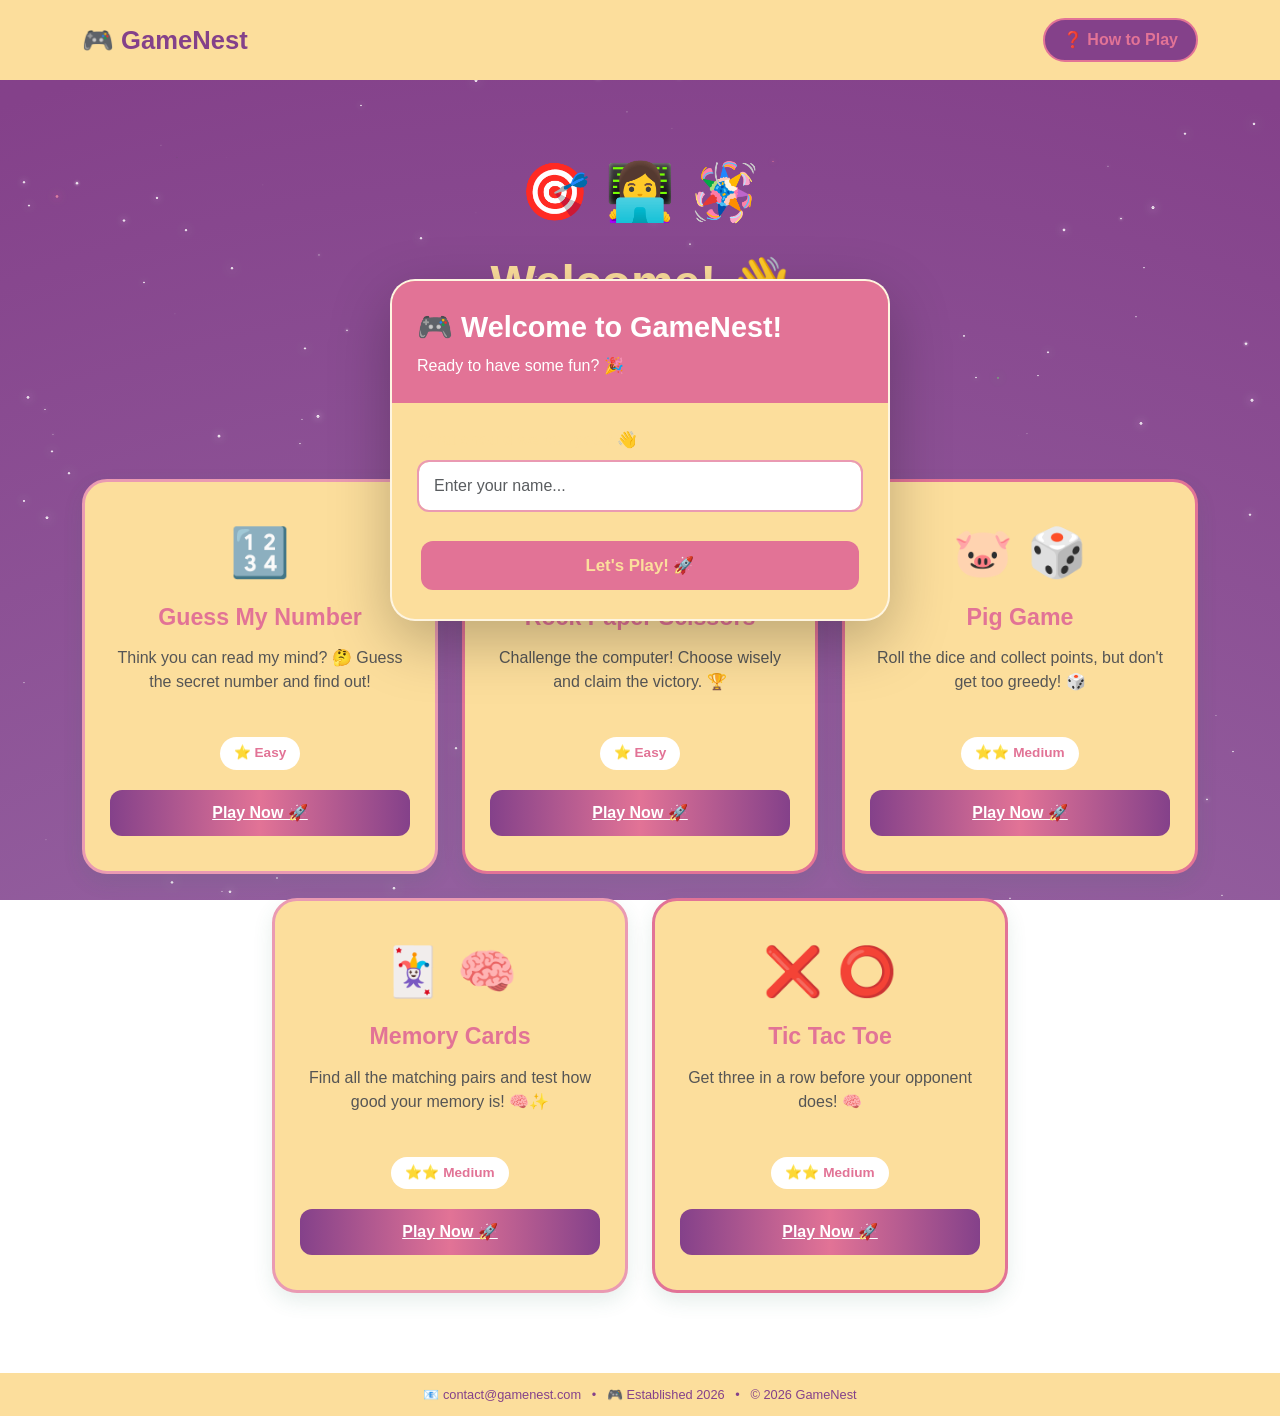
<file: index.html>
<!doctype html>
<html lang="en">
  <head>
    <meta charset="UTF-8" />

    <meta name="viewport" content="width=device-width, initial-scale=1.0" />

    <title>GameNest 🎮</title>

    <!-- Bootstrap -->
    <link
      href="https://cdn.jsdelivr.net/npm/bootstrap@5.3.3/dist/css/bootstrap.min.css"
      rel="stylesheet"
    />

    <!-- Your CSS -->
    <link rel="stylesheet" href="style.css" />
  </head>

  <body>
    <canvas id="backgroundCanvas"></canvas>
    <!-- ================= NAVBAR ================= -->

    <nav class="navbar">
      <div class="container">
        <a href="#" class="logo"> 🎮 GameNest </a>

        <button
          class="help-btn"
          data-bs-toggle="modal"
          data-bs-target="#helpModal"
        >
          ❓ How to Play
        </button>
      </div>
    </nav>
    <!-- ================= MAIN ================= -->

    <main>
      <section class="hero">
        <div class="container">
          <div class="hero-content">
            <div class="game-emoji">
              <span>🎯</span>
              <span>👩‍💻</span>
              <span>🪅</span>
            </div>

            <h1 id="welcomeMessage">Welcome! 👋</h1>

            <p class="hero-text">Pick a game and let the fun begin! 🎉</p>

            <p class="choose-text">Choose your challenge 🎯</p>
          </div>

          <!-- ================= GAME CARDS ================= -->

          <div class="row g-4 justify-content-center">
            <!-- Guess Number -->

            <div class="col-md-4">
              <div class="game-card number-card">
                <div class="game-icon">🔢</div>

                <h2>Guess My Number</h2>

                <p>
                  Think you can read my mind? 🤔 Guess the secret number and
                  find out!
                </p>

                <span class="difficulty"> ⭐ Easy </span>

                <a href="guess.html" class="play-btn"> Play Now 🚀 </a>
              </div>
            </div>

            <!-- Rock Paper Scissors -->

            <div class="col-md-4">
              <div class="game-card rps-card">
                <div class="game-icon">🪨 📄 ✂️</div>

                <h2>Rock Paper Scissors</h2>

                <p>
                  Challenge the computer! Choose wisely and claim the victory.
                  🏆
                </p>

                <span class="difficulty"> ⭐ Easy </span>

                <a href="rock paper scissors.html" class="play-btn">
                  Play Now 🚀
                </a>
              </div>
            </div>
            <!-- Pig Game -->
            <div class="col-md-4">
              <div class="game-card pig-card">
                <div class="game-icon">🐷 🎲</div>

                <h2>Pig Game</h2>

                <p>
                  Roll the dice and collect points, but don't get too greedy! 🎲
                </p>

                <span class="difficulty"> ⭐⭐ Medium </span>

                <a href="pig.html" class="play-btn"> Play Now 🚀 </a>
              </div>
            </div>

            <!-- Memory Cards -->
            <div class="col-md-4">
              <div class="game-card memory-card">
                <div class="game-icon">🃏 🧠</div>

                <h2>Memory Cards</h2>

                <p>
                  Find all the matching pairs and test how good your memory is!
                  🧠✨
                </p>

                <span class="difficulty"> ⭐⭐ Medium </span>

                <a href="cards.html" class="play-btn"> Play Now 🚀 </a>
              </div>
            </div>
            <!-- Tic Tac Toe -->

            <div class="col-md-4">
              <div class="game-card ttt-card">
                <div class="game-icon">❌ ⭕</div>

                <h2>Tic Tac Toe</h2>

                <p>Get three in a row before your opponent does! 🧠</p>

                <span class="difficulty"> ⭐⭐ Medium </span>

                <a href="tictactoe.html" class="play-btn"> Play Now 🚀 </a>
              </div>
            </div>
          </div>
        </div>
      </section>
    </main>

    <!-- ================= FOOTER ================= -->

    <footer>
      <div class="container">
        <p>
          📧 contact@gamenest.com &nbsp; • &nbsp; 🎮 Established 2026 &nbsp; •
          &nbsp; © 2026 GameNest
        </p>
      </div>
    </footer>

    <!-- ================= HELP MODAL ================= -->

    <div
      class="modal fade"
      id="helpModal"
      tabindex="-1"
      aria-labelledby="helpModalLabel"
      aria-hidden="true"
    >
      <div class="modal-dialog modal-dialog-centered">
        <div class="modal-content help-modal">
          <div class="modal-header border-0">
            <h2 class="modal-title fw-bold" id="helpModalLabel">
              ❓ How to Play
            </h2>

            <button
              type="button"
              class="btn-close"
              data-bs-dismiss="modal"
            ></button>
          </div>

          <div class="modal-body">
            <div class="help-item">
              🔢
              <div>
                <strong>Guess My Number</strong>
                <p>Guess the secret number using the clues provided.</p>
              </div>
            </div>

            <div class="help-item">
              🪨📄✂️
              <div>
                <strong>Rock Paper Scissors</strong>
                <p>
                  Pick rock, paper, or scissors and compete against the
                  computer.
                </p>
              </div>
            </div>
            <div class="help-item">
              🐷🎲
              <div>
                <strong>Pig Game</strong>
                <p>
                  Roll the dice to earn points. You can keep rolling or save
                  your points, but rolling a 1 makes you lose your turn's
                  points!
                </p>
              </div>
            </div>
            <div class="help-item">
              🃏🧠
              <div>
                <strong>Memory Cards</strong>
                <p>
                  Flip two cards at a time and try to find matching pairs. Match
                  all the cards to win!
                </p>
              </div>
            </div>
            <div class="help-item">
              ❌⭕
              <div>
                <strong>Tic Tac Toe</strong>
                <p>Take turns placing your mark. Get three in a row to win!</p>
              </div>
            </div>
          </div>
        </div>
      </div>
    </div>
    <!-- ================= NAME MODAL ================= -->

    <div
      class="modal fade"
      id="nameModal"
      tabindex="-1"
      aria-labelledby="nameModalLabel"
      aria-hidden="true"
      data-bs-backdrop="false"
      data-bs-keyboard="false"
    >
      <div class="modal-dialog modal-dialog-centered modal-fullscreen">
        <div class="modal-content video-modal">
          <!-- Background video -->
          <video class="modal-background-video" autoplay muted loop playsinline>
            <source src="assets/101733-video-720.mp4" type="video/mp4" />
            Your browser does not support video.
          </video>

          <!-- Dark/soft overlay over video -->
          <!-- <div class="video-overlay"></div> -->

          <!-- Actual name box -->
          <div class="name-modal-container">
            <div class="name-modal">
              <div class="modal-header border-0">
                <div>
                  <h2 class="modal-title fw-bold" id="nameModalLabel">
                    🎮 Welcome to GameNest!
                  </h2>

                  <p class="mb-0 modal-subtitle">Ready to have some fun? 🎉</p>
                </div>
              </div>

              <div class="modal-body">
                <label for="playerName" class="form-label fw-semibold">
                  What should we call you? 👋
                </label>

                <input
                  type="text"
                  class="form-control name-input"
                  id="playerName"
                  placeholder="Enter your name..."
                  autocomplete="off"
                />

                <div id="nameError" class="name-error">
                  Please enter your name.
                </div>
              </div>

              <div class="modal-footer border-0">
                <button
                  type="button"
                  class="btn start-btn w-100"
                  id="startGameBtn"
                >
                  Let's Play! 🚀
                </button>
              </div>
            </div>
          </div>
        </div>
      </div>
    </div>

    <!-- Bootstrap JS -->

    <script src="https://cdn.jsdelivr.net/npm/bootstrap@5.3.3/dist/js/bootstrap.bundle.min.js"></script>

    <!--  JS -->
    <script src="canvas.js"></script>
    <script src="app.js"></script>
  </body>
</html>
</file>
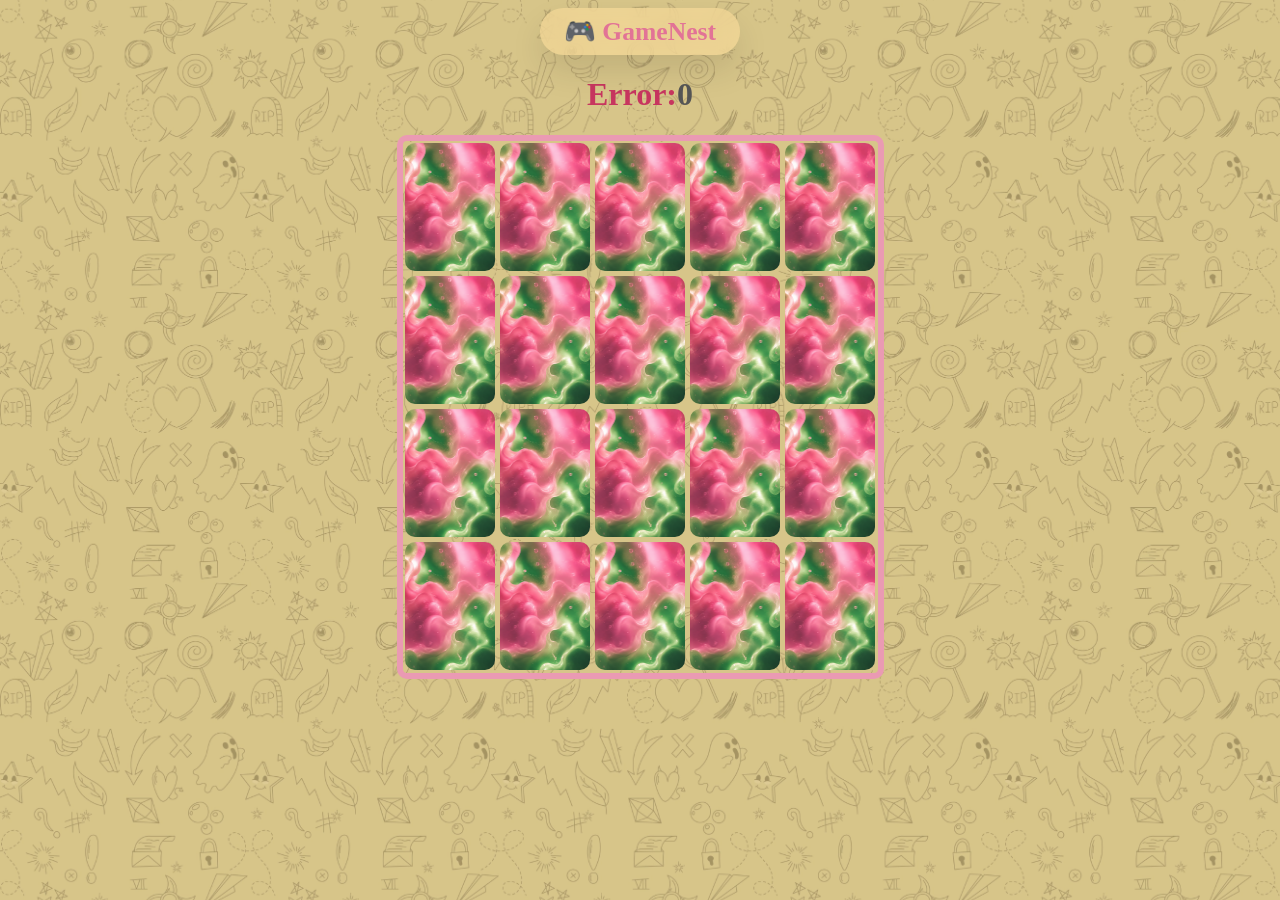
<file: cards.html>
<!doctype html>
<html lang="en">
  <head>
    <meta charset="UTF-8" />
    <meta name="viewport" content="width=device-width, initial-scale=1.0" />

    <title>Superhero Memory Cards</title>

    <link rel="stylesheet" href="cards.css" />
  </head>

  <body>
    <a href="index.html" class="gamenest-btn">🎮 GameNest</a>
    <h1>Error:<span id="errors">0</span></h1>
    <div id="board"></div>
    <h2 id="winMessage" class="hidden"></h2>
    <a href="cards.html" class="hidden" id="againBtn">Play Again 🔄️</a>
    <script src="cards.js"></script>
  </body>
</html>
</file>
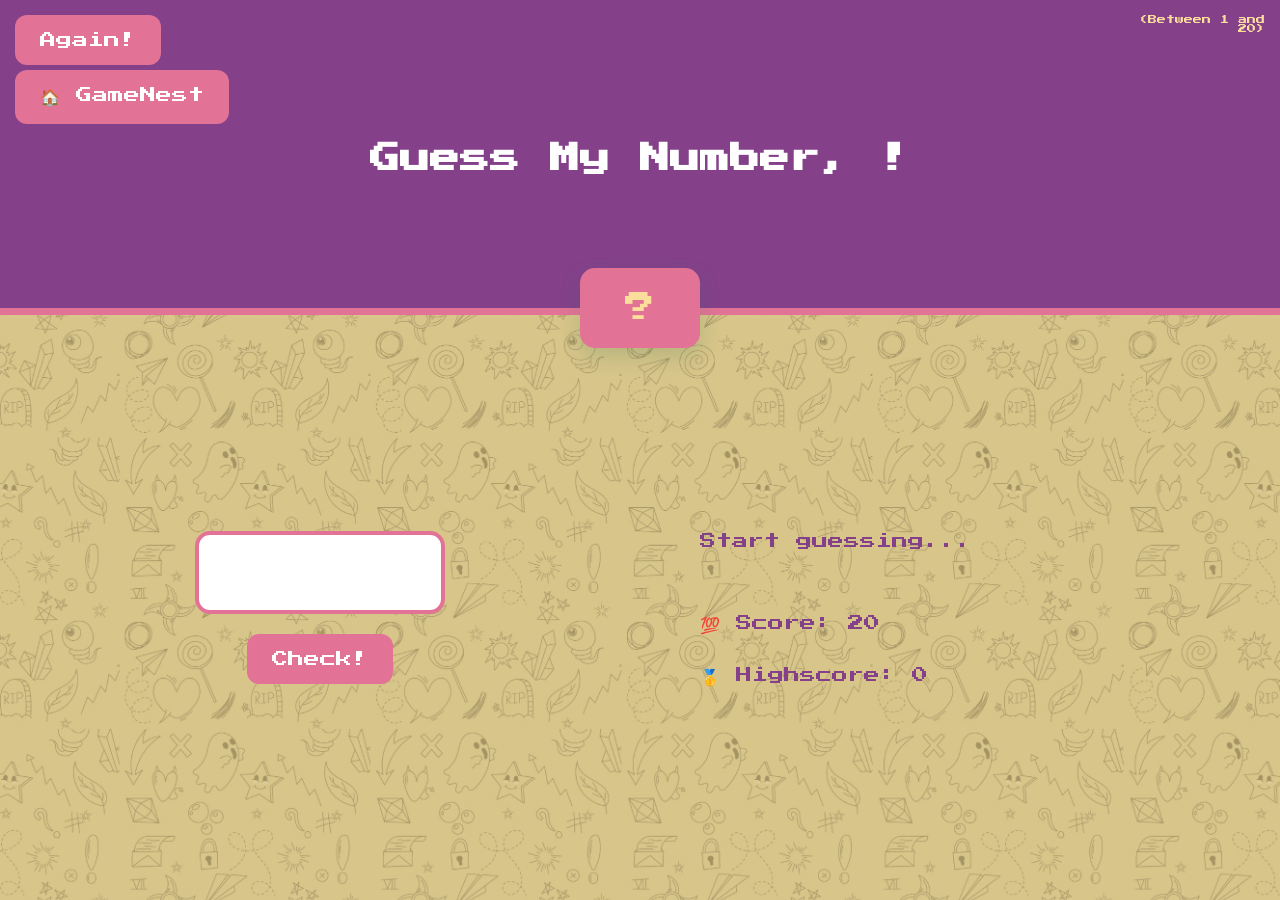
<file: guess.html>
<!doctype html>
<html lang="en">
  <head>
    <meta charset="UTF-8" />
    <meta name="viewport" content="width=device-width, initial-scale=1.0" />
    <meta http-equiv="X-UA-Compatible" content="ie=edge" />
    <link rel="stylesheet" href="guess.css" />
    <title>Guess My Number!</title>
  </head>
  <body>
    <header>
      <button class="btn again">Again!</button>

      <a href="index.html" class="btn home-btn"> 🏠 GameNest </a>

      <p class="between">(Between 1 and 20)</p>

      <h1>Guess My Number, <span class="player-name"></span>!</h1>

      <div class="number">?</div>
    </header>
    <main>
      <section class="left">
        <input type="number" class="guess" />
        <button class="btn check">Check!</button>
      </section>
      <section class="right">
        <p class="message">Start guessing...</p>
        <p class="label-score">💯 Score: <span class="score">20</span></p>
        <p class="label-highscore">
          🥇 Highscore: <span class="highscore">0</span>
        </p>
      </section>
    </main>
    <script src="guess.js"></script>
  </body>
</html>
</file>
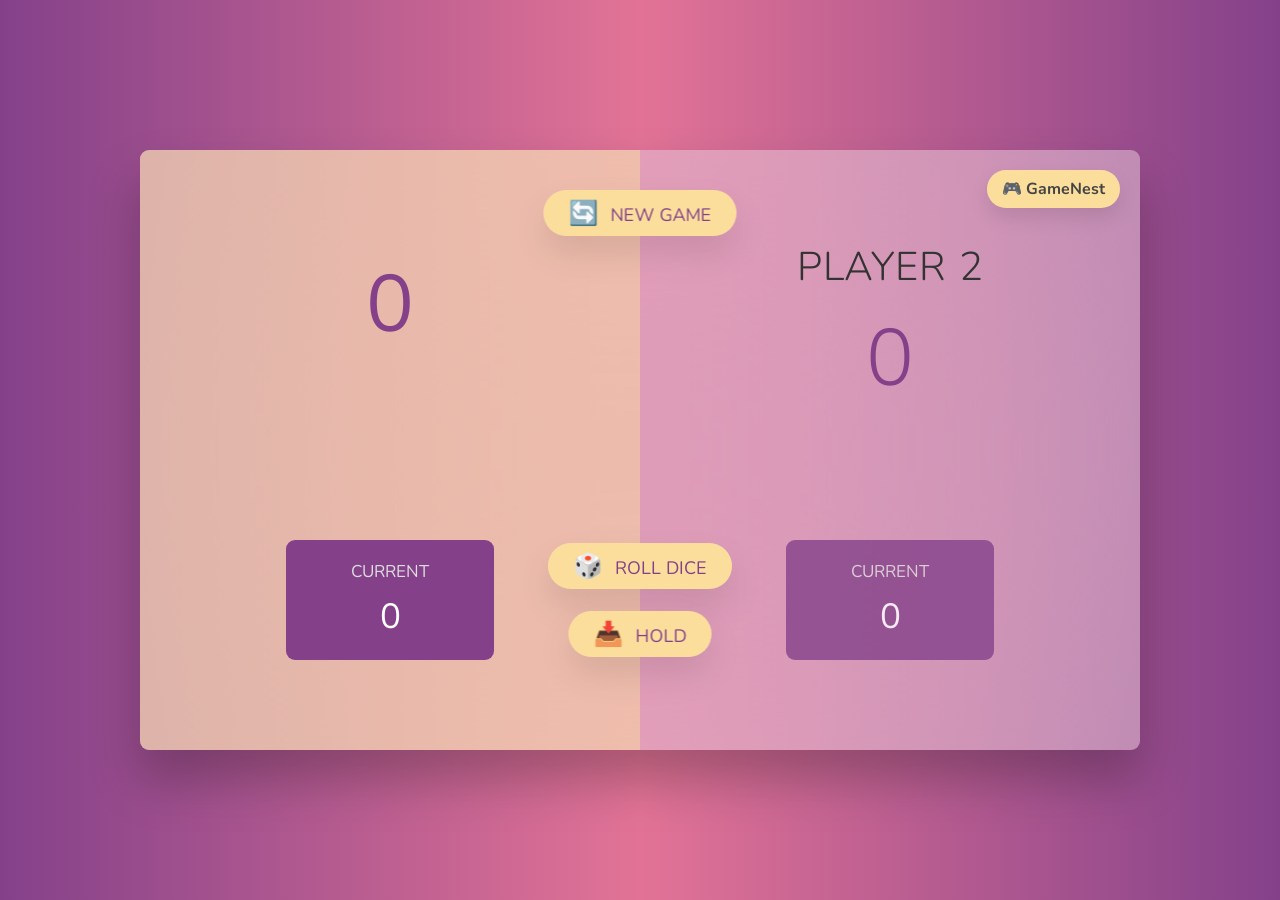
<file: pig.html>
<!doctype html>
<html lang="en">
  <head>
    <meta charset="UTF-8" />
    <meta name="viewport" content="width=device-width, initial-scale=1.0" />
    <meta http-equiv="X-UA-Compatible" content="ie=edge" />
    <link rel="stylesheet" href="pigStyle.css" />
    <title>Pig Game</title>
  </head>
  <body>
    <main>
      <a href="index.html" class="gamenest-btn">🎮 GameNest</a>
      <section class="player player--0 player--active">
        <h2 class="name player-name" id="name--0">Player 1</h2>
        <p class="score" id="score--0">43</p>
        <div class="current">
          <p class="current-label">Current</p>
          <p class="current-score" id="current--0">0</p>
        </div>
      </section>
      <section class="player player--1">
        <h2 class="name" id="name--1">Player 2</h2>
        <p class="score" id="score--1">24</p>
        <div class="current">
          <p class="current-label">Current</p>
          <p class="current-score" id="current--1">0</p>
        </div>
      </section>

      <img src="dice-5.png" alt="Playing dice" class="dice" />
      <button class="btn btn--new">🔄 New game</button>
      <button class="btn btn--roll">🎲 Roll dice</button>
      <button class="btn btn--hold">📥 Hold</button>
    </main>
    <script src="pig.js"></script>
  </body>
</html>
</file>
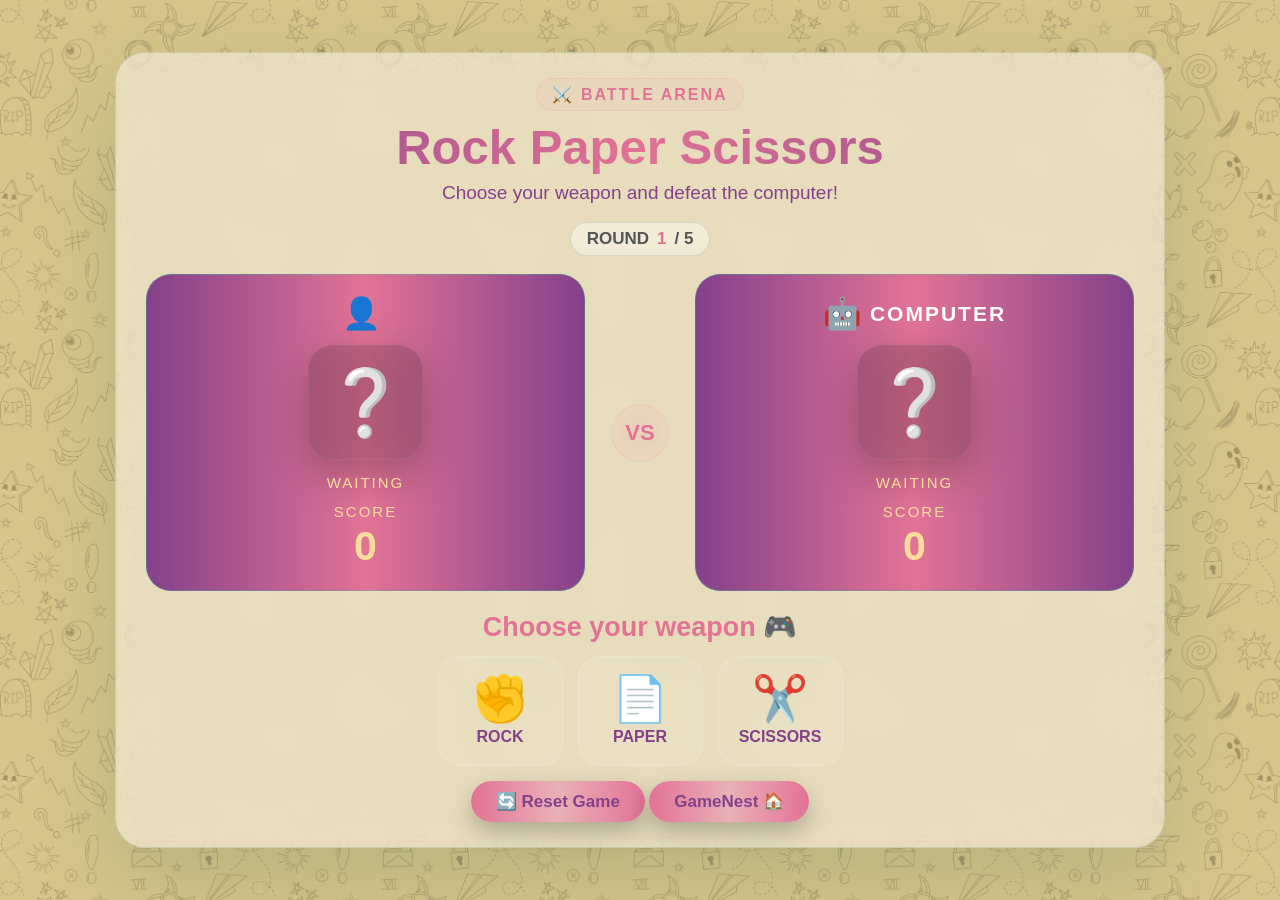
<file: rock paper scissors.html>
<!doctype html>
<html lang="en">
  <head>
    <meta charset="UTF-8" />
    <meta name="viewport" content="width=device-width, initial-scale=1.0" />
    <title>Rock paper scissors</title>
    <link rel="stylesheet" href="rock paper scissors.css" />
  </head>
  <body>
    <div class="game">
      <!-- HEADER -->

      <div class="game-label">⚔️ BATTLE ARENA</div>

      <h1>Rock Paper Scissors</h1>

      <p class="subtitle">Choose your weapon and defeat the computer!</p>
      <!-- ROUND -->

      <div class="round-box">
        ROUND

        <span class="round-number" id="round"> 1 </span>

        / 5
      </div>

      <!-- BATTLE -->

      <div class="battle">
        <!-- YOU -->

        <div class="player-card" id="player-card">
          <div class="player-title">
            <span class="icon"> 👤 </span>

            <h2 class="player-name">YOU</h2>
          </div>

          <div class="choice-display" id="player-choice">❔</div>

          <p class="choice-name" id="player-choice-name">WAITING</p>

          <p class="score-title">SCORE</p>

          <div class="score" id="player-score">0</div>
        </div>

        <!-- VS -->

        <div class="middle">
          <div class="vs">VS</div>
        </div>

        <!-- COMPUTER -->

        <div class="player-card" id="computer-card">
          <div class="player-title">
            <span class="icon"> 🤖 </span>

            <h2>COMPUTER</h2>
          </div>

          <div class="choice-display" id="computer-choice">❔</div>

          <p class="choice-name" id="computer-choice-name">WAITING</p>

          <p class="score-title">SCORE</p>

          <div class="score" id="computer-score">0</div>
        </div>
      </div>

      <!-- RESULT -->

      <div class="result">
        <h2 id="result">Choose your weapon 🎮</h2>
      </div>

      <!-- CHOOSE -->

      <!-- <p class="choose-title">Choose your weapon</p> -->
      <div class="choices">
        <button class="choice" id="rock">
          <div class="emoji">✊</div>

          <span> ROCK </span>
        </button>

        <button class="choice" id="paper">
          <div class="emoji">📄</div>

          <span> PAPER </span>
        </button>

        <button class="choice" id="scissors">
          <div class="emoji">✂️</div>

          <span> SCISSORS </span>
        </button>
      </div>

      <!-- RESET -->

      <button class="reset" id="reset">🔄 Reset Game</button>
      <button class="go-home" id="go-home">
        <a href="index.html">GameNest 🏠</a>
      </button>
    </div>

    <script src="rock paper scissors.js"></script>
  </body>
</html>
</file>
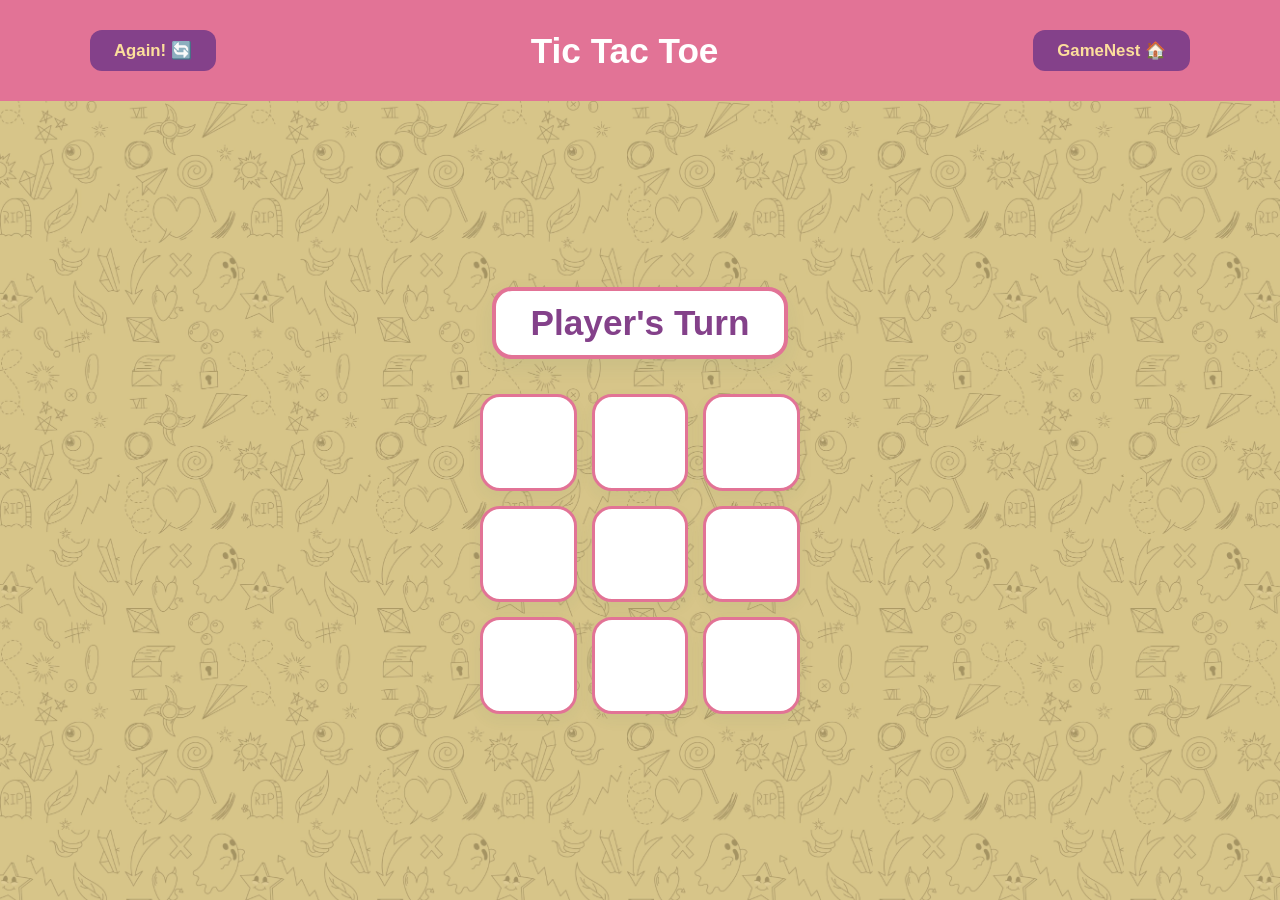
<file: tictactoe.html>
<!doctype html>
<html lang="en">
  <head>
    <meta charset="UTF-8" />
    <meta name="viewport" content="width=device-width, initial-scale=1.0" />
    <title>Tic Tac Toe 🎮</title>
    <link rel="stylesheet" href="style.css" />
  </head>
  <body class="ttt-body-wrapper">
    <header class="game-header">
      <div class="header-container">
        <button id="resetBtn" class="header-btn">Again! 🔄</button>
        <h1 class="header-title">Tic Tac Toe</h1>
        <a href="index.html" class="header-btn nav-link-btn">GameNest 🏠</a>
      </div>
    </header>

    <main class="game-body-section">
      <div class="game-play-container">
        <div id="status" class="game-center-box">
          Player <span class="player-name"></span>
        </div>

        <div class="ttt-board">
          <div class="ttt-cell" data-index="0"></div>
          <div class="ttt-cell" data-index="1"></div>
          <div class="ttt-cell" data-index="2"></div>
          <div class="ttt-cell" data-index="3"></div>
          <div class="ttt-cell" data-index="4"></div>
          <div class="ttt-cell" data-index="5"></div>
          <div class="ttt-cell" data-index="6"></div>
          <div class="ttt-cell" data-index="7"></div>
          <div class="ttt-cell" data-index="8"></div>
        </div>
      </div>
    </main>

    <script src="game.js"></script>
  </body>
</html>
</file>
<file: style.css>
:root {
  --pink: #e27396;
  --light-pink: #ea9ab2;
  --purple: #84418a;
  --cream: #fcde9c;
}

/* ================= GENERAL ================= */

* {
  box-sizing: border-box;
}

/* body {
  margin: 0;
  background-image: url(assets/39757960_8725442.jpg);
  background-size: cover;
  color: var(--green);
  font-family: Arial, Helvetica, sans-serif;
} */
body {
  margin: 0;
  color: var(--cream);
  font-family: Arial, Helvetica, sans-serif;
  position: relative;
}

#backgroundCanvas {
  position: fixed;
  inset: 0;
  width: 100%;
  height: 100%;
  z-index: 0;
  pointer-events: none;
}

.navbar,
main,
footer {
  position: relative;
  z-index: 1;
}

/* ================= NAVBAR ================= */

.navbar {
  background-color: var(--cream);
  padding: 18px 0;
}

.logo {
  color: var(--purple);
  text-decoration: none;
  font-size: 1.6rem;
  font-weight: 700;
}

.logo:hover {
  color: var(--light-pink);
}

.help-btn {
  border: 2px solid var(--pink);
  background-color: var(--purple);
  color: var(--pink);
  padding: 8px 18px;
  border-radius: 25px;
  font-weight: 600;
  transition: 0.2s;
}

.help-btn:hover {
  background: transparent;
  color: var(--pink);
}

/* ================= HERO ================= */

.hero {
  padding: 70px 0 80px;
  min-height: calc(100vh - 120px);
}

.hero-content {
  text-align: center;
  margin-bottom: 45px;
}

.game-emoji {
  display: flex;
  justify-content: center;
  gap: 15px;
  margin-bottom: 20px;
}

.game-emoji span {
  font-size: 3.5rem;
  display: inline-block;
  animation: float 3s ease-in-out infinite;
}

/* Different timing for each emoji */
.game-emoji span:nth-child(1) {
  animation-delay: 0s;
}

.game-emoji span:nth-child(2) {
  animation-delay: 0.5s;
}

.game-emoji span:nth-child(3) {
  animation-delay: 1s;
}

@keyframes float {
  0% {
    transform: translateY(0);
  }

  50% {
    transform: translateY(-12px);
  }

  100% {
    transform: translateY(0);
  }
}

.hero h1 {
  font-size: 3rem;
  font-weight: 800;
  margin-bottom: 10px;
}

.hero-text {
  font-size: 1.25rem;
  margin-bottom: 30px;
}

.choose-text {
  display: inline-block;
  background: var(--cream);

  color: var(--purple);
  padding: 6px 14px;
  border-radius: 25px;
  font-weight: 700;
}

/* ================= GAME CARDS ================= */

.game-card {
  height: 100%;
  padding: 35px 25px;
  text-align: center;

  background-color: var(--cream);

  border-radius: 25px;
  color: var(--pink);
  border: 3px solid transparent;

  box-shadow: 0 8px 20px rgba(51, 115, 87, 0.12);

  transition:
    transform 0.25s ease,
    box-shadow 0.25s ease;
}

.game-card:hover {
  transform: translateY(-8px);

  box-shadow: 0 15px 30px rgba(51, 115, 87, 0.2);
}

.number-card {
  border-color: var(--light-pink);
}

.rps-card {
  border-color: var(--sage);
}
.pig-card {
  border-color: var(--sage);
}

.memory-card {
  border-color: var(--light-pink);
}
.ttt-card {
  border-color: var(--pink);
}

.game-icon {
  font-size: 3rem;
  min-height: 65px;
  margin-bottom: 15px;
}

.game-card h2 {
  font-size: 1.45rem;
  font-weight: 700;
  margin-bottom: 15px;
}

.game-card p {
  color: #555;
  min-height: 75px;
  line-height: 1.5;
}

.difficulty {
  display: inline-block;

  background-color: white;

  padding: 6px 14px;

  border-radius: 20px;

  font-size: 0.85rem;

  font-weight: 700;

  margin-bottom: 20px;
}

/* ================= PLAY BUTTON ================= */

.play-btn {
  display: block;

  width: 100%;

  border: none;

  background: linear-gradient(
    to right,
    var(--purple),
    var(--pink),
    var(--purple)
  );

  color: white;

  padding: 11px;

  border-radius: 12px;

  font-weight: 700;

  font-size: 1rem;

  transition: 0.2s;
}

.play-btn:hover {
  background-color: var(--sage);

  transform: scale(1.02);
}

/* ================= FOOTER ================= */

footer {
  background-color: var(--cream);

  color: var(--purple);

  text-align: center;

  padding: 12px 0;

  font-size: 0.8rem;
}

footer p {
  margin: 0;
}

/* ================= HELP MODAL ================= */

.help-modal {
  border: none;
  border-radius: 25px;
  background-color: var(--cream);
}

.help-modal .modal-header {
  background-color: var(--pink);
  color: white;
}

.help-item {
  display: flex;
  gap: 15px;

  align-items: flex-start;

  padding: 15px;

  margin-bottom: 10px;

  background-color: white;

  border-radius: 15px;

  font-size: 1.5rem;
}

.help-item strong {
  color: var(--pink);
  font-size: 1rem;
}

.help-item p {
  color: #555;
  font-size: 0.9rem;
  margin: 4px 0 0;
}

/* ================= VIDEO NAME MODAL ================= */

.video-modal {
  position: relative;
  overflow: hidden;
  border: none;
  background: transparent;
}

/* Background video */

.modal-background-video {
  position: absolute;

  top: 0;
  left: 0;

  width: 100%;
  height: 100%;

  object-fit: cover;

  z-index: 0;
}

/* Layer sitting above the video */
.video-overlay {
  position: absolute;
  inset: 0;

  background: rgba(51, 115, 87, 0.08);

  z-index: 1;
}
/* Centers the actual modal box */

.name-modal-container {
  position: relative;

  z-index: 2;

  width: 100%;
  height: 100%;

  display: flex;

  justify-content: center;
  align-items: center;

  padding: 20px;
}

/* Actual white/cream box */

.name-modal-container .name-modal {
  width: 100%;
  max-width: 500px;

  background-color: var(--cream);

  border-radius: 25px;

  overflow: hidden;

  box-shadow: 0 20px 60px rgba(0, 0, 0, 0.25);

  border: 2px solid rgba(255, 255, 255, 0.7);
}

/* Modal header */

.name-modal-container .modal-header {
  background-color: var(--pink);

  color: white;

  padding: 25px;
}

.name-modal-container .modal-title {
  font-size: 1.8rem;
}

.modal-subtitle {
  color: white;

  margin-top: 5px;
}

/* Modal body */

.name-modal-container .modal-body {
  padding: 25px;
}

/* Name input */

.name-input {
  border: 2px solid var(--light-pink);

  border-radius: 12px;

  padding: 12px 15px;

  background-color: white;
}

.name-input:focus {
  border-color: var(--pink);

  box-shadow: 0 0 0 3px rgba(51, 115, 87, 0.15);
}

/* Error */

.name-error {
  display: none;

  color: #b3261e;

  font-size: 0.85rem;

  margin-top: 7px;
}

/* Footer */

.name-modal-container .modal-footer {
  padding: 0 25px 25px;
}

/* Start button */

.start-btn {
  background-color: var(--pink);

  color: var(--cream);

  border: none;

  padding: 12px;

  border-radius: 12px;

  font-weight: 700;

  font-size: 1.05rem;
}

.start-btn:hover {
  background-color: var(--cream);

  color: var(--pink);
}
/* ================= RESPONSIVE ================= */

@media (max-width: 768px) {
  .hero {
    padding-top: 45px;
  }

  .hero h1 {
    font-size: 2.2rem;
  }

  .game-card {
    margin-bottom: 5px;
  }
}

/* start TIC TAC TOE game */
.ttt-body-wrapper {
  margin: 0;
  padding: 0;
  display: flex;
  flex-direction: column;
  height: 100vh;
  box-sizing: border-box;
  font-family: Arial, Helvetica, sans-serif !important;
}

.game-header {
  background-color: var(--pink);
  padding: 30px 0;
  width: 100%;
  flex-shrink: 0;
}

.header-container {
  display: flex;
  justify-content: space-between;
  align-items: center;
  max-width: 1140px;
  margin: 0 auto;
  padding: 0 20px;
  gap: 10px;
}

.header-title {
  color: white;
  font-size: 2.2rem;
  font-weight: 800;
  margin: 0;
  white-space: nowrap;
}

.header-btn {
  background-color: var(--purple);
  color: var(--cream);
  border: none;
  padding: 10px 24px;
  border-radius: 12px;
  font-weight: 700;
  font-size: 1.05rem;
  transition: all 0.2s ease;
  cursor: pointer;
  white-space: nowrap;
}

.header-btn:hover {
  background-color: var(--light-pink);
  color: var(--green);
  transform: scale(1.03);
}

.nav-link-btn {
  text-decoration: none;
  display: inline-block;
}

.game-body-section {
  /* background-color: var(--cream); */
  background-image: url(assets/guessbg.webp);
  background-size: cover;
  flex-grow: 1;
  display: flex;
  justify-content: center;
  align-items: center;
  padding: 20px;
  width: 100%;
  box-sizing: border-box;
}

.game-play-container {
  width: 100%;
  display: flex;
  flex-direction: column;
  align-items: center;
  gap: 35px;
}

.game-center-box {
  background-color: white;
  color: var(--purple);
  border: 4px solid var(--pink);
  border-radius: 20px;
  font-size: 2.2rem;
  font-weight: 800;
  padding: 12px 35px;
  min-width: 180px;
  text-align: center;
  box-shadow: 0 8px 20px rgba(51, 115, 87, 0.08);
  white-space: nowrap;
}

.ttt-board {
  display: grid;
  grid-template-columns: repeat(3, 1fr);
  gap: 15px;
  width: 100%;
  max-width: 320px;
}

.ttt-cell {
  aspect-ratio: 1 / 1;
  background-color: white;
  border: 3px solid var(--pink);
  border-radius: 20px;
  cursor: pointer;
  font-size: 3rem;
  font-weight: 800;
  color: var(--pink);
  display: flex;
  justify-content: center;
  align-items: center;
  box-shadow: 0 6px 15px rgba(51, 115, 87, 0.06);
  transition: all 0.2s ease;
}

.ttt-cell:hover,
.ttt-cell:active {
  background-color: var(--light-pink);
  border-color: var(--pink);
  color: var(--green);
  transform: translateY(-5px);
  box-shadow: 0 10px 20px rgba(226, 115, 150, 0.2);
}

@media (max-width: 576px) {
  .game-header {
    padding: 15px 0;
  }

  .header-container {
    padding: 0 15px;
    gap: 5px;
  }

  .header-title {
    font-size: 1.2rem;
  }

  .header-btn {
    padding: 6px 10px;
    font-size: 0.75rem;
    border-radius: 8px;
  }

  .game-play-container {
    gap: 20px;
  }

  .game-center-box {
    font-size: 1.5rem;
    padding: 8px 25px;
    min-width: 130px;
    border-radius: 15px;
  }

  .ttt-board {
    gap: 10px;
    max-width: 270px;
  }

  .ttt-cell {
    border-radius: 15px;
    font-size: 2rem;
  }
}

@media (max-width: 360px) {
  .header-title {
    font-size: 1rem;
  }
  .header-btn {
    padding: 5px 8px;
    font-size: 0.7rem;
  }
  .ttt-board {
    max-width: 240px;
  }
}

/* END TIC TAC TOE game */
</file>
<file: cards.css>
:root {
  --pink: #e27396;
  --light-pink: #ea9ab2;
  --purple: #84418a;
  --cream: #fcde9c;
}
body {
  display: flex;
  justify-content: center;
  align-items: center;
  flex-direction: column;
  background-image: url(assets/guessbg.webp);
  background-size: cover;
}
h1 {
  color: #c7365f;
}
#errors {
  color: #555;
}
.gamenest-btn {
  color: var(--pink);
  background-color: #fcde9c97;
  backdrop-filter: blur(10px);

  text-decoration: none;
  font-size: 1.6rem;
  font-weight: 700;

  padding: 0.5rem 1.5rem;
  border-radius: 50rem;

  box-shadow: 0 1rem 2rem rgba(0, 0, 0, 0.1);
  transition: 0.2s;
}

.gamenest-btn:hover {
  background-color: white;
  color: #c7365f;
  transform: translateY(-2px);
}
#board {
  height: 532px;
  width: 475px;
  margin: 0 auto;
  display: flex;
  flex-wrap: wrap;
  border: 6px solid #ea9ab3;
  border-radius: 10px;
}
.card {
  height: 128px;
  width: 90px;
  border-radius: 10px;
  margin: 2.5px;
}
#winMessage {
  background: white;
  padding: 8px;
  border-radius: 30px;
  color: #e27296;
}
#againBtn {
  text-decoration: none;
  font-weight: 900;
  font-size: 30px;
  color: white;
  width: 100%;
  background-color: var(--pink);
  padding: 6px 0 8px 0;
  text-align: center;
  border-radius: 30px;
}
.hidden {
  display: none;
}
/* ================= RESPONSIVE ================= */

@media (max-width: 600px) {
  body {
    padding: 15px 10px;
  }

  .gamenest-btn {
    font-size: 1rem;
    padding: 0.45rem 1rem;
  }

  h1 {
    font-size: 1.4rem;
    margin: 20px 0;
  }

  #board {
    width: 95vw;
    height: auto;
    max-width: 475px;
    aspect-ratio: 475 / 532;

    border-width: 4px;
  }

  .card {
    width: calc((100% - 25px) / 5);
    height: auto;
    aspect-ratio: 90 / 128;
    margin: 2px;
  }

  #winMessage {
    font-size: 1.4rem;
    margin-top: 20px;
  }
}
@media (max-width: 400px) {
  body {
    padding: 10px 5px;
  }

  .gamenest-btn {
    font-size: 0.85rem;
    padding: 0.4rem 0.8rem;
  }

  h1 {
    font-size: 1.1rem;
  }

  #board {
    width: 96vw;
    border-width: 3px;
  }

  .card {
    margin: 1.5px;
  }

  #winMessage {
    font-size: 1.1rem;
  }
}
</file>
<file: guess.css>
@import url("https://fonts.googleapis.com/css2?family=Press+Start+2P&display=swap");

:root {
  --pink: #e27396;
  --light-pink: #ea9ab2;
  --purple: #84418a;
  --cream: #fcde9c;
}

* {
  margin: 0;
  padding: 0;
  box-sizing: border-box;
}

html {
  font-size: 62.5%;
}

body {
  font-family: "Press Start 2P", sans-serif;
  color: var(--purple);

  background-image: url(assets/guessbg.webp);
  background-size: cover;
}

/* ================= LAYOUT ================= */

main {
  height: 65vh;

  display: flex;
  align-items: center;
  justify-content: space-around;

  /* background-color: var(--cream); */
}

.left {
  width: 52rem;

  display: flex;
  flex-direction: column;
  align-items: center;
}

.right {
  width: 52rem;

  font-size: 1.6rem;

  line-height: 2;
}

/* ================= HEADER ================= */
/* 
h1 {
  font-size: 4rem;

  text-align: center;

  position: absolute;

  width: 100%;

  top: 50%;
  left: 50%;

  transform: translate(-50%, -50%);
} */

header {
  position: relative;
  min-height: 35vh;
  height: auto;

  background-color: var(--purple);
  color: white;

  border-bottom: 7px solid var(--pink);

  display: flex;
  flex-direction: column;
  align-items: center;
  justify-content: center;

  padding: 7rem 2rem 6rem;
}

/* Header buttons */

.again {
  position: absolute;
  top: 2rem;
  left: 2rem;
}

.home-btn {
  position: absolute;
  top: 7rem;
  left: 2rem;

  text-decoration: none;
}

/* Between text */

.between {
  position: absolute;
  top: 2rem;
  right: 2rem;

  font-size: 1.3rem;
  color: var(--cream);

  text-align: right;
}

/* Main title */

h1 {
  font-size: clamp(2.2rem, 5vw, 4rem);

  text-align: center;

  width: 100%;
  max-width: 100%;

  margin: 0;
}

/* Secret number */

.number {
  position: absolute;

  bottom: 0;
  left: 50%;

  transform: translate(-50%, 50%);

  background-color: var(--pink);
  color: var(--cream);

  font-size: clamp(3rem, 6vw, 5rem);

  width: 15rem;
  padding: 2.5rem 0;

  text-align: center;

  border: 5px solid var(--pink);
  border-radius: 15px;

  box-shadow: 0 8px 20px rgba(51, 115, 87, 0.2);
}

/* ================= INPUT ================= */

.guess {
  background-color: white;

  border: 4px solid var(--pink);

  border-radius: 15px;

  font-family: inherit;

  color: var(--green);

  font-size: 3.5rem;

  padding: 2rem;

  width: 25rem;

  text-align: center;

  display: block;

  margin-bottom: 2rem;

  outline: none;
}

.guess:focus {
  border-color: var(--green);

  box-shadow: 0 0 0 4px rgba(226, 115, 150, 0.2);
}

/* ================= BUTTONS ================= */

.btn {
  border: none;

  background-color: var(--pink);

  color: white;

  font-size: 1.6rem;

  font-family: inherit;

  padding: 1.7rem 2.5rem;

  cursor: pointer;

  border-radius: 12px;

  transition: 0.2s;
}

.btn:hover {
  background-color: var(--green);

  transform: translateY(-2px);
}

.btn:active {
  transform: translateY(0);
}

/* ================= MESSAGES ================= */

.message {
  margin-bottom: 5rem;

  min-height: 3rem;

  color: var(--green);
}

/* ================= SCORE ================= */

.label-score {
  margin-bottom: 2rem;
}

.label-highscore {
  color: var(--purple);
}

.score,
.highscore {
  color: var(--purple);
}

/* ================= RESPONSIVE ================= */

@media (max-width: 900px) {
  main {
    height: auto;

    min-height: 65vh;

    flex-direction: column;

    gap: 5rem;

    padding: 8rem 2rem 5rem;
  }

  .left,
  .right {
    width: 100%;

    text-align: center;
  }

  h1 {
    font-size: 2.8rem;
  }

  .number {
    font-size: 4rem;
  }
}

@media (max-width: 500px) {
  h1 {
    font-size: 2rem;
  }

  .between {
    font-size: 0.9rem;
  }

  .guess {
    width: 20rem;

    font-size: 2.5rem;
  }
}

/* header responsive */
@media (max-width: 600px) {
  header {
    min-height: 32vh;
    padding: 13rem 1.5rem 6rem;
  }
}

.again {
  top: 1.5rem;
  left: 1.5rem;
}

.home-btn {
  top: 7rem;
  left: 1.5rem;
}

.between {
  top: 1.5rem;
  right: 1.5rem;

  font-size: 0.9rem;

  max-width: 14rem;
}

h1 {
  font-size: clamp(2rem, 8vw, 3rem);
  line-height: 1.5;
}

.number {
  width: 12rem;
  padding: 2rem 0;

  font-size: 3rem;
}

@media (max-width: 400px) {
  header {
    padding-top: 10rem;
  }

  .between {
    top: 1.5rem;
    right: 1rem;

    font-size: 0.75rem;

    max-width: 11rem;
  }

  h1 {
    font-size: 1.8rem;
  }

  .number {
    width: 10rem;
    padding: 1.5rem 0;

    font-size: 2.5rem;
  }
}
@media (max-width: 400px) {
  header {
    padding-top: 14rem;
  }
}
</file>
<file: pigStyle.css>
@import url("https://fonts.googleapis.com/css2?family=Nunito&display=swap");
:root {
  --pink: #e27396;
  --light-pink: #ea9ab2;
  --purple: #84418a;
  --cream: #fcde9c;
}
* {
  margin: 0;
  padding: 0;
  box-sizing: inherit;
}

html {
  font-size: 62.5%;
  box-sizing: border-box;
}

body {
  font-family: "Nunito", sans-serif;
  font-weight: 400;
  height: 100vh;
  color: #333;
  background-image: linear-gradient(
    to right,
    var(--purple),
    var(--pink),
    var(--purple)
  );
  background-attachment: fixed;
  background-repeat: no-repeat;
  display: flex;
  align-items: center;
  justify-content: center;
}

/* LAYOUT */
main {
  position: relative;
  width: 100rem;
  height: 60rem;
  background-color: rgba(255, 255, 255, 0.35);
  backdrop-filter: blur(200px);
  filter: blur();
  box-shadow: 0 3rem 5rem rgba(0, 0, 0, 0.25);
  border-radius: 9px;
  overflow: hidden;
  display: flex;
}

.gamenest-btn {
  position: absolute;
  top: 2rem;
  right: 2rem;

  color: #444;
  background-color: var(--cream);
  backdrop-filter: blur(10px);

  text-decoration: none;
  font-size: 1.6rem;
  font-weight: 700;

  padding: 0.8rem 1.5rem;
  border-radius: 50rem;

  box-shadow: 0 1rem 2rem rgba(0, 0, 0, 0.1);
  transition: 0.2s;
}

.gamenest-btn:hover {
  background-color: var(--cream);
  color: #c7365f;
  transform: translateY(-2px);
}
.player {
  flex: 50%;
  padding: 9rem;
  display: flex;
  flex-direction: column;
  align-items: center;
  transition: all 0.75s;
}

/* ELEMENTS */
.name {
  position: relative;
  font-size: 4rem;
  text-transform: uppercase;
  letter-spacing: 1px;
  word-spacing: 2px;
  font-weight: 300;
  margin-bottom: 1rem;
}

.score {
  font-size: 8rem;
  font-weight: 300;
  color: var(--purple);
  margin-bottom: auto;
}

.player--active {
  background-color: #fcde9c77;
}
.player--active .name {
  font-weight: 700;
}
.player--active .score {
  font-weight: 400;
}

.player--active .current {
  opacity: 1;
}

.current {
  background-color: var(--purple);
  opacity: 0.8;
  border-radius: 9px;
  color: #fff;
  width: 65%;
  padding: 2rem;
  text-align: center;
  transition: all 0.75s;
}

.current-label {
  text-transform: uppercase;
  margin-bottom: 1rem;
  font-size: 1.7rem;
  color: #ddd;
}

.current-score {
  font-size: 3.5rem;
}

/* ABSOLUTE POSITIONED ELEMENTS */
.btn {
  position: absolute;
  left: 50%;
  transform: translateX(-50%);
  color: var(--purple);
  background: none;
  border: none;
  font-family: inherit;
  font-size: 1.8rem;
  text-transform: uppercase;
  cursor: pointer;
  font-weight: 400;
  transition: all 0.2s;

  background-color: var(--cream);
  /* background-color: rgba(255, 255, 255, 0.6); */
  backdrop-filter: blur(10px);

  padding: 0.7rem 2.5rem;
  border-radius: 50rem;
  box-shadow: 0 1.75rem 3.5rem rgba(0, 0, 0, 0.1);
}

.btn::first-letter {
  font-size: 2.4rem;
  display: inline-block;
  margin-right: 0.7rem;
}

.btn--new {
  top: 4rem;
}
.btn--roll {
  top: 39.3rem;
}
.btn--hold {
  top: 46.1rem;
}

.btn:active {
  transform: translate(-50%, 3px);
  box-shadow: 0 1rem 2rem rgba(0, 0, 0, 0.15);
}

.btn:focus {
  outline: none;
}

.dice {
  position: absolute;
  left: 50%;
  top: 16.5rem;
  transform: translateX(-50%);
  height: 10rem;
  box-shadow: 0 2rem 5rem rgba(0, 0, 0, 0.2);
}

.player--winner {
  background-color: #2f2f2f;
}

.player--winner .name {
  font-weight: 700;
  color: #c7365f;
}
.hidden {
  display: none;
}

/* ================= RESPONSIVE ================= */

@media (max-width: 768px) {
  body {
    min-height: 100vh;
    padding: 15px;
    align-items: flex-start;
  }

  main {
    width: 100%;
    max-width: 500px;
    height: auto;
    min-height: auto;
    flex-direction: column;
    border-radius: 20px;
    overflow: hidden;
  }

  /* Players stack vertically */
  .player {
    width: 100%;
    flex: none;
    padding: 35px 25px;
    min-height: 250px;
  }

  .name {
    font-size: 2.8rem;
    text-align: center;
  }

  .score {
    font-size: 6rem;
    margin-bottom: 25px;
  }

  .current {
    width: 70%;
    padding: 1.5rem;
  }

  .current-label {
    font-size: 1.4rem;
  }

  .current-score {
    font-size: 3rem;
  }

  /* Stop absolute positioning on mobile */
  .dice,
  .btn {
    position: static;
    transform: none;
  }

  /* Dice */
  .dice {
    order: 2;
    width: 80px;
    height: 80px;
    object-fit: contain;
    margin: 25px auto 15px;
  }

  /* Buttons */
  .btn {
    order: 3;
    width: auto;
    min-width: 200px;
    margin: 7px auto;
    font-size: 1.5rem;
  }

  .btn--new {
    margin-top: 10px;
  }

  .btn--hold {
    margin-bottom: 25px;
  }

  /* Make sure players come before controls */
  .player {
    order: 1;
  }
}
@media (max-width: 768px) {
  .gamenest-btn {
    position: static;
    align-self: flex-end;
    margin: 15px 15px 0 auto;
  }
}
</file>
<file: rock paper scissors.css>
:root {
  --pink: #e27396;
  --light-pink: #ea9ab2;
  --purple: #84418a;
  --cream: #fcde9c;
}
* {
  margin: 0;
  padding: 0;
  box-sizing: border-box;
}

html,
body {
  width: 100%;
  min-height: 100%;
}

body {
  min-height: 100vh;

  font-family: Arial, sans-serif;

  display: flex;
  justify-content: center;
  align-items: center;

  padding: 10px;

  color: white;
  background-image: url(assets/guessbg.webp);
  background-size: cover;
  /* background:
    radial-gradient(circle at top left, #ea9ab355, transparent 35%),
    radial-gradient(circle at bottom right, #ea9ab355, transparent 35%),
    linear-gradient(135deg, #e4e2d3, #e4e2d3, #33735782); */
}

/* =========================
   GAME CONTAINER
========================= */

.game {
  width: 100%;
  max-width: 1050px;

  padding: 25px 30px;

  background: rgba(255, 255, 255, 0.45);

  border: 1px solid rgba(51, 115, 88, 0.18);

  border-radius: 30px;

  backdrop-filter: blur(20px);

  box-shadow: 0 30px 80px rgba(51, 115, 88, 0.2);

  text-align: center;
}

/* =========================
   TITLE
========================= */

.game-label {
  display: inline-block;

  padding: 6px 15px;

  margin-bottom: 8px;

  border-radius: 50px;

  background: rgba(234, 154, 179, 0.1);

  border: 1px solid rgba(234, 154, 179, 0.2);

  color: #e27296;

  font-size: 16px;

  font-weight: bold;

  letter-spacing: 2px;
}

h1 {
  font-size: 49px;

  margin-bottom: 7px;

  background: linear-gradient(90deg, var(--purple), var(--pink), var(--purple));

  -webkit-background-clip: text;
  background-clip: text;
  -webkit-text-fill-color: transparent;
}

.subtitle {
  color: var(--purple);

  font-size: 19px;

  margin-bottom: 18px;
}

/* =========================
   ROUND
========================= */

.round-box {
  display: inline-flex;

  align-items: center;

  gap: 8px;

  padding: 6px 16px;

  margin-bottom: 18px;

  border-radius: 50px;

  background: rgba(255, 255, 255, 0.4);

  border: 1px solid rgba(51, 115, 88, 0.16);

  color: #555;

  font-size: 17px;

  font-weight: bold;
}

.round-number {
  color: #e27296;
}

/* =========================
   BATTLE
========================= */

.battle {
  display: grid;

  grid-template-columns: 1fr 80px 1fr;

  align-items: center;

  gap: 15px;
}

/* =========================
   PLAYER CARD
========================= */
.player-card {
  min-height: 275px;

  padding: 20px 15px;

  background: linear-gradient(
    to right,
    var(--purple),
    var(--pink),
    var(--purple)
  );

  border: 1px solid rgba(54, 186, 155, 0.35);

  border-radius: 25px;

  display: flex;

  flex-direction: column;

  justify-content: center;

  align-items: center;

  transition: 0.35s;
}
.player-card:hover {
  transform: translateY(-3px);

  background: rgba(233, 114, 246, 0.605);
}

/* =========================
   PLAYER TITLE
========================= */

.player-title {
  display: flex;

  align-items: center;

  gap: 8px;

  margin-bottom: 13px;
}

.player-title .icon {
  font-size: 31px;
}

.player-title h2 {
  font-size: 21px;

  letter-spacing: 2px;
}

/* =========================
   CHOICE DISPLAY
========================= */

.choice-display {
  width: 115px;
  height: 115px;

  display: flex;

  align-items: center;
  justify-content: center;

  font-size: 65px;

  background: rgba(0, 0, 0, 0.2);

  border-radius: 25px;

  border: 1px solid rgba(255, 255, 255, 0.08);

  box-shadow:
    inset 0 0 30px rgba(255, 255, 255, 0.04),
    0 15px 40px rgba(0, 0, 0, 0.25);

  transition: 0.3s;
}

.choice-name {
  margin-top: 14px;

  color: var(--cream);

  font-size: 15px;

  letter-spacing: 2px;

  text-transform: uppercase;
}

/* =========================
   SCORE
========================= */

.score-title {
  margin-top: 12px;

  color: var(--cream);

  font-size: 15px;

  letter-spacing: 2px;
}

.score {
  margin-top: 3px;

  font-size: 41px;

  font-weight: bold;

  color: var(--cream);
}

/* =========================
   VS
========================= */

.middle {
  display: flex;

  align-items: center;

  justify-content: center;
}

.vs {
  width: 58px;
  height: 58px;

  display: flex;

  justify-content: center;

  align-items: center;

  border-radius: 50%;

  background: rgba(234, 154, 179, 0.08);

  border: 1px solid rgba(234, 154, 179, 0.2);

  color: #e27296;

  font-size: 22px;

  font-weight: bold;

  text-shadow: 0 0 20px #e2729666;
}

/* =========================
   THINKING
========================= */

.thinking {
  font-size: 17px;

  color: #e27296;

  letter-spacing: 1px;

  font-weight: bold;

  animation: thinking 1s infinite;
}

@keyframes thinking {
  0% {
    opacity: 0.3;
  }

  50% {
    opacity: 1;
  }

  100% {
    opacity: 0.3;
  }
}

/* =========================
   RESULT
========================= */

.result {
  min-height: 48px;

  display: flex;

  align-items: center;

  justify-content: center;

  margin: 12px 0 5px;
}

#result {
  font-size: 27px;
  color: var(--pink);
  font-weight: bold;
}

.win-text {
  color: #6e9f70;

  text-shadow: 0 0 15px rgba(110, 159, 112, 0.3);
}

.lose-text {
  color: #e27296;

  text-shadow: 0 0 15px rgba(226, 114, 150, 0.3);
}

.draw-text {
  color: #ea9ab3;

  text-shadow: 0 0 15px rgba(234, 154, 179, 0.25);
}

/* =========================
   CHOOSE
========================= */

/* .choose-title {
  margin: 5px 0 10px;

  color: var(--purple);

  font-size: 18px;
} */

/* =========================
   CHOICES
========================= */

.choices {
  display: flex;

  justify-content: center;

  gap: 15px;
}

.choice {
  width: 125px;
  height: 110px;

  border: none;

  border-radius: 22px;

  background: rgba(255, 255, 255, 0.07);

  border: 1px solid rgba(255, 255, 255, 0.15);

  color: white;

  cursor: pointer;

  display: flex;

  flex-direction: column;

  align-items: center;

  justify-content: center;

  gap: 7px;

  transition:
    transform 0.3s,
    background 0.3s,
    box-shadow 0.3s;
}

.choice .emoji {
  font-size: 45px;

  line-height: 1;
}

.choice span {
  font-size: 16px;

  color: var(--purple);

  font-weight: bold;
}

.choice:hover {
  transform: translateY(-7px) scale(1.04);

  background: rgba(255, 255, 255, 0.14);

  box-shadow: 0 15px 35px rgba(226, 114, 150, 0.2);
}

.choice:active {
  transform: scale(0.94);
}

.choice:disabled {
  opacity: 0.4;

  cursor: not-allowed;

  transform: none;

  box-shadow: none;
}

/* =========================
   RESET
========================= */
/* 
.reset {
  margin-top: 15px;

  padding: 10px 25px;

  border: none;

  border-radius: 50px;

  background: linear-gradient(to right, #337358, #6e9f70, #337358);

  color: white;

  font-size: 17px;

  font-weight: bold;

  cursor: pointer;

  transition: 0.3s;

  box-shadow: 0 10px 25px rgba(0, 0, 0, 0.25);
}

.reset:hover {
  transform: translateY(-3px);

  box-shadow: 0 15px 35px rgba(61, 130, 61, 0.463);
}

.reset:active {
  transform: scale(0.95);
} */

.go-home,
.reset {
  margin-top: 15px;

  padding: 10px 25px;

  border: none;

  border-radius: 50px;

  background: linear-gradient(to right, #e27296, #ea9ab3a8, #e27296);

  color: white;

  font-size: 17px;

  font-weight: bold;

  cursor: pointer;

  transition: 0.3s;

  box-shadow: 0 10px 25px rgba(0, 0, 0, 0.25);
}

.go-home a,
.reset {
  text-decoration: none;
  color: var(--purple);
}

.go-home:hover,
.reset:hover {
  transform: translateY(-3px);

  box-shadow: 0 15px 35px #e27296;
}

.go-home:active,
.reset:active {
  transform: scale(0.95);
}

/* =========================
   ANIMATION
========================= */

.shake {
  animation: shake 0.5s ease;
}

@keyframes shake {
  0% {
    transform: rotate(0);
  }

  25% {
    transform: rotate(-8deg);
  }

  50% {
    transform: rotate(8deg);
  }

  75% {
    transform: rotate(-5deg);
  }

  100% {
    transform: rotate(0);
  }
}

.winner {
  animation: winner 0.7s ease;

  border-color: rgba(110, 159, 112, 0.45);
}

@keyframes winner {
  0% {
    transform: scale(1);
  }

  50% {
    transform: scale(1.05);
  }

  100% {
    transform: scale(1);
  }
}

/* =================================================
   LAPTOP
================================================= */

@media (min-width: 801px) and (max-height: 800px) {
  .game {
    transform: scale(0.88);
    transform-origin: center center;
  }
}

@media (min-width: 801px) and (max-height: 700px) {
  .game {
    transform: scale(0.8);
    transform-origin: center center;
  }
}

/* =================================================
   TABLET
================================================= */
@media (max-width: 800px) {
  body {
    padding: 10px;
  }

  .game {
    padding: 20px 12px;
    border-radius: 25px;
  }

  h1 {
    font-size: 34px;
  }

  .subtitle {
    font-size: 14px;
  }

  .battle {
    grid-template-columns: 1fr 50px 1fr;
    gap: 8px;
  }

  .player-card {
    min-height: 250px;
    padding: 17px 8px;
  }

  .player-title h2 {
    font-size: 14px;
  }

  .player-title .icon {
    font-size: 23px;
  }

  .choice-display {
    width: 100px;
    height: 100px;
    font-size: 55px;
  }

  .choice-name {
    font-size: 12px;
  }

  .score-title {
    font-size: 11px;
  }

  .score {
    font-size: 30px;
  }

  .vs {
    width: 45px;
    height: 45px;
    font-size: 14px;
  }

  #result {
    font-size: 20px;
  }

  .choose-title {
    font-size: 14px;
  }

  .choices {
    gap: 8px;
  }

  .choice {
    width: 100px;
    height: 105px;
  }

  .choice .emoji {
    font-size: 42px;
  }

  .choice span {
    font-size: 12px;
  }

  .reset,
  .go-home {
    font-size: 13px;
    padding: 10px 22px;
  }
}
/* =================================================
   MOBILE
 
================================================= */
@media (max-width: 500px) {
  body {
    padding: 12px;
  }

  .game {
    width: 100%;
    padding: 22px 12px;
    border-radius: 25px;
  }

  h1 {
    font-size: 27px;
  }

  .subtitle {
    font-size: 11px;
    margin-bottom: 18px;
  }

  .round-box {
    margin-bottom: 18px;
  }

  /* Battle */
  .battle {
    grid-template-columns: minmax(0, 1fr) 45px minmax(0, 1fr);
    gap: 8px;
  }

  /* Cards */
  .player-card {
    min-width: 0;
    min-height: 250px;
    padding: 18px 8px;
    border-radius: 20px;
  }

  .player-title {
    margin-bottom: 14px;
  }

  .player-title .icon {
    font-size: 21px;
  }

  .player-title h2 {
    font-size: 11px;
    letter-spacing: 1px;
  }

  /* Choice */
  .choice-display {
    width: 92px;
    height: 92px;
    font-size: 48px;
    border-radius: 20px;
  }

  .choice-name {
    margin-top: 10px;
    font-size: 9px;
  }

  .score-title {
    margin-top: 10px;
  }

  .score {
    font-size: 28px;
  }

  /* VS */
  .vs {
    width: 42px;
    height: 42px;
    font-size: 12px;
  }

  /* Result */
  .result {
    min-height: 48px;
    margin: 15px 0 5px;
  }

  #result {
    font-size: 17px;
  }

  /* Buttons */
  .choices {
    gap: 8px;
  }

  .choice {
    flex: 1;
    width: auto;
    max-width: 105px;
    height: 105px;
    border-radius: 18px;
  }

  .choice .emoji {
    font-size: 38px;
  }

  .choice span {
    font-size: 9px;
  }

  .reset {
    margin-top: 15px;
    padding: 10px 22px;
  }
}

/* =================================================
   VERY SMALL MOBILE
================================================= */

@media (max-width: 380px) {
  .game {
    padding: 13px 5px;
  }

  h1 {
    font-size: 22px;
  }

  .player-card {
    min-height: 195px;
  }

  .choice-display {
    width: 68px;
    height: 68px;

    font-size: 35px;
  }

  .choice {
    width: 75px;
    height: 78px;
  }

  .choice .emoji {
    font-size: 27px;
  }

  .choice span {
    font-size: 7px;
  }
}
</file>
